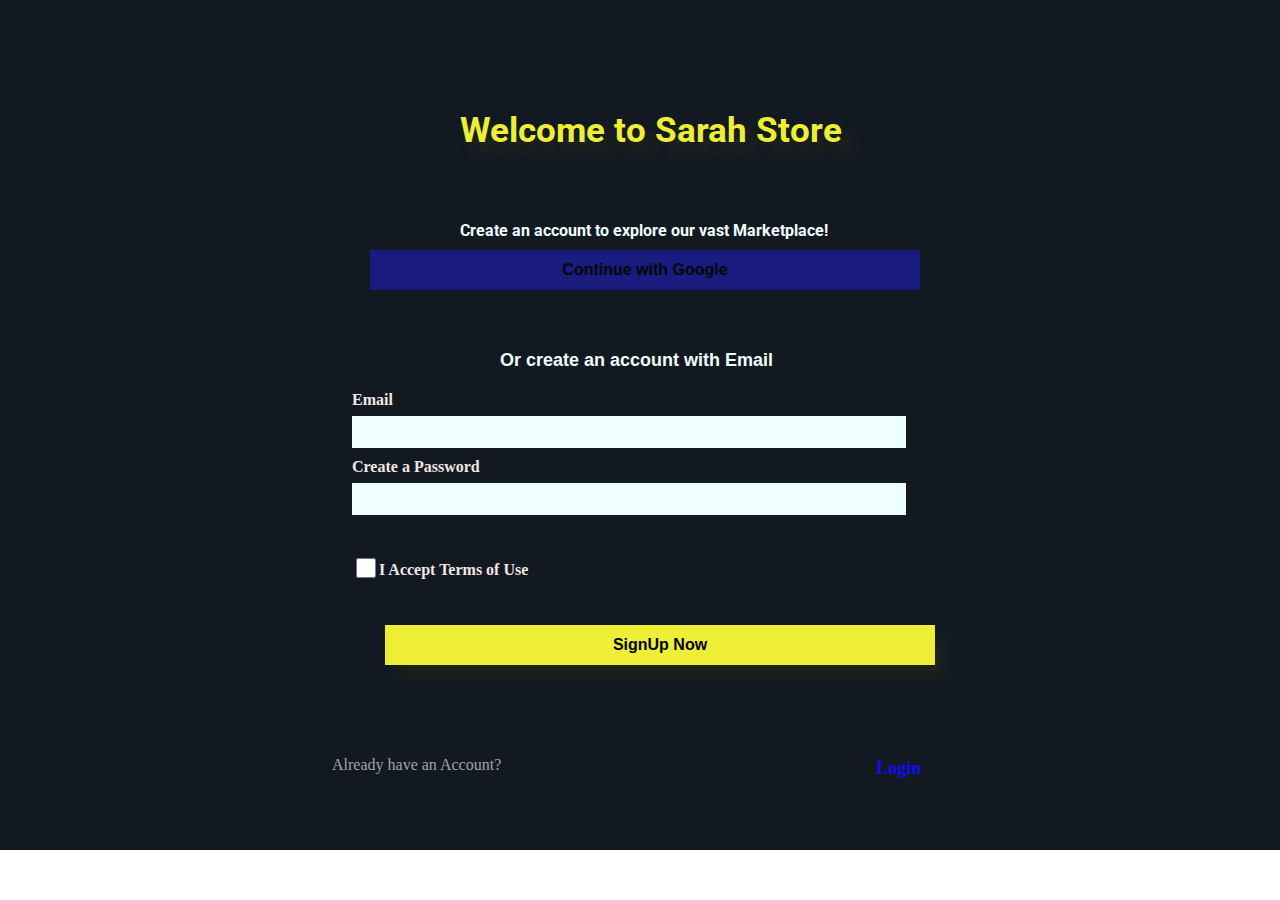
<file: index.html>
<!DOCTYPE html>
<html>
  <head>
    <title>Login Page</title>

    <meta name="viewport" content="width=device-width, initial-scale=1">

    <link rel="preconnect" href="https://fonts.googleapis.com">
    <link rel="preconnect" href="https://fonts.gstatic.com" crossorigin>
    <link href="https://fonts.googleapis.com/css2?family=Roboto:wght@400;500;700&display=swap" rel="stylesheet">

    <link rel="stylesheet" href="styles/login_page.css">
</head>
<body>
  
<div class="main_container">
 
<div class="center">

  <div class="signup">
    <h1 class="txt1">Welcome to Sarah Store</h1>
    <h2 class="txt4">Create an account to explore our vast Marketplace!</h2>
    <button class="googlebtn">Continue with Google</button>
    <h2 class="txt2">Or create an account with Email</h2>
    <form action="#">
      
      <div class="data">
        <label>Email</label>    
        <input type="text" required class="email_input">
         </div>

         <div class="data">
          <label>Create a Password</label>    
          <input type="text" required class="password_input">
           </div>

        <div class="check"><input type="checkbox" class="d_box">
        <p class="txt3">I Accept Terms of Use</p>
        </div>

        <button type="submit" class="butn">SignUp Now</button>
    </form>
  </div>

  <div class="login">
    <p class="acc">Already have an Account?</p>
    <p class="login_link" onclick="changeUrl('welcome_back.html')">Login</p>
  </div>
</div>
</div>

  <script src="res.js"></script>
</body>
</html>
</file>
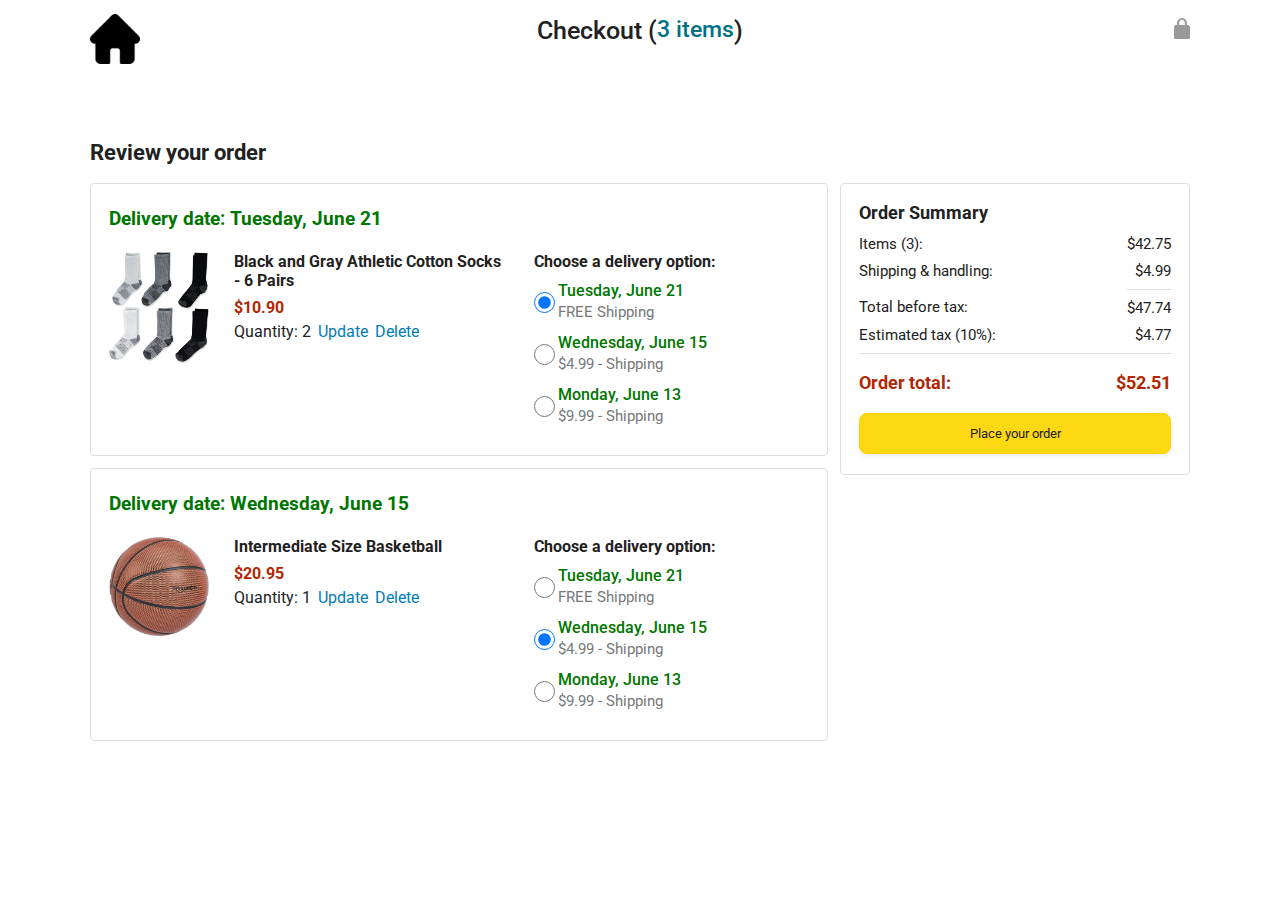
<file: checkout.html>
<!DOCTYPE html>
<html>
  <head>
    <title>Checkout</title>

    <!-- This code is needed for responsive design to work.
      (Responsive design = make the website look good on
      smaller screen sizes like a phone or a tablet). -->
    <meta name="viewport" content="width=device-width, initial-scale=1">

    <!-- Load a font called Roboto from Google Fonts. -->
    <link rel="preconnect" href="https://fonts.googleapis.com">
    <link rel="preconnect" href="https://fonts.gstatic.com" crossorigin>
    <link href="https://fonts.googleapis.com/css2?family=Roboto:wght@400;500;700&display=swap" rel="stylesheet">

    <!-- Here are the CSS files for this page. -->
    <link rel="stylesheet" href="styles/pages/general.css">
    <link rel="stylesheet" href="styles/pages/checkout/checkout-header.css">
    <link rel="stylesheet" href="styles/pages/checkout/checkout.css">
  </head>
  <body>
    <div class="checkout-header">
      <div class="header-content">
        <div class="checkout-header-left-section">
          <a href="mystore.html">
            <img class="amazon-logo" src="images/icons/home.png">
            <img class="amazon-mobile-logo" src="images/icons/home.png">
          </a>
        </div>

        <div class="checkout-header-middle-section">
          Checkout (<a class="return-to-home-link"
            href="amazon.html">3 items</a>)
        </div>

        <div class="checkout-header-right-section">
          <img src="images/icons/checkout-lock-icon.png">
        </div>
      </div>
    </div>

    <div class="main">
      <div class="page-title">Review your order</div>

      <div class="checkout-grid">
        <div class="order-summary">
          <div class="cart-item-container">
            <div class="delivery-date">
              Delivery date: Tuesday, June 21
            </div>

            <div class="cart-item-details-grid">
              <img class="product-image"
                src="images/products/athletic-cotton-socks-6-pairs.jpg">

              <div class="cart-item-details">
                <div class="product-name">
                  Black and Gray Athletic Cotton Socks - 6 Pairs
                </div>
                <div class="product-price">
                  $10.90
                </div>
                <div class="product-quantity">
                  <span>
                    Quantity: <span class="quantity-label">2</span>
                  </span>
                  <span class="update-quantity-link link-primary">
                    Update
                  </span>
                  <span class="delete-quantity-link link-primary">
                    Delete
                  </span>
                </div>
              </div>

              <div class="delivery-options">
                <div class="delivery-options-title">
                  Choose a delivery option:
                </div>
                <div class="delivery-option">
                  <input type="radio" checked
                    class="delivery-option-input"
                    name="delivery-option-1">
                  <div>
                    <div class="delivery-option-date">
                      Tuesday, June 21
                    </div>
                    <div class="delivery-option-price">
                      FREE Shipping
                    </div>
                  </div>
                </div>
                <div class="delivery-option">
                  <input type="radio"
                    class="delivery-option-input"
                    name="delivery-option-1">
                  <div>
                    <div class="delivery-option-date">
                      Wednesday, June 15
                    </div>
                    <div class="delivery-option-price">
                      $4.99 - Shipping
                    </div>
                  </div>
                </div>
                <div class="delivery-option">
                  <input type="radio"
                    class="delivery-option-input"
                    name="delivery-option-1">
                  <div>
                    <div class="delivery-option-date">
                      Monday, June 13
                    </div>
                    <div class="delivery-option-price">
                      $9.99 - Shipping
                    </div>
                  </div>
                </div>
              </div>
            </div>
          </div>

          <div class="cart-item-container">
            <div class="delivery-date">
              Delivery date: Wednesday, June 15
            </div>

            <div class="cart-item-details-grid">
              <img class="product-image"
                src="images/products/intermediate-composite-basketball.jpg">

              <div class="cart-item-details">
                <div class="product-name">
                  Intermediate Size Basketball
                </div>
                <div class="product-price">
                  $20.95
                </div>
                <div class="product-quantity">
                  <span>
                    Quantity: <span class="quantity-label">1</span>
                  </span>
                  <span class="update-quantity-link link-primary">
                    Update
                  </span>
                  <span class="delete-quantity-link link-primary">
                    Delete
                  </span>
                </div>
              </div>

              <div class="delivery-options">
                <div class="delivery-options-title">
                  Choose a delivery option:
                </div>

                <div class="delivery-option">
                  <input type="radio" class="delivery-option-input"
                    name="delivery-option-2">
                  <div>
                    <div class="delivery-option-date">
                      Tuesday, June 21
                    </div>
                    <div class="delivery-option-price">
                      FREE Shipping
                    </div>
                  </div>
                </div>
                <div class="delivery-option">
                  <input type="radio" checked class="delivery-option-input"
                    name="delivery-option-2">
                  <div>
                    <div class="delivery-option-date">
                      Wednesday, June 15
                    </div>
                    <div class="delivery-option-price">
                      $4.99 - Shipping
                    </div>
                  </div>
                </div>
                <div class="delivery-option">
                  <input type="radio" class="delivery-option-input"
                    name="delivery-option-2">
                  <div>
                    <div class="delivery-option-date">
                      Monday, June 13
                    </div>
                    <div class="delivery-option-price">
                      $9.99 - Shipping
                    </div>
                  </div>
                </div>
              </div>
            </div>
          </div>
        </div>

        <div class="payment-summary">
          <div class="payment-summary-title">
            Order Summary
          </div>

          <div class="payment-summary-row">
            <div>Items (3):</div>
            <div class="payment-summary-money">$42.75</div>
          </div>

          <div class="payment-summary-row">
            <div>Shipping &amp; handling:</div>
            <div class="payment-summary-money">$4.99</div>
          </div>

          <div class="payment-summary-row subtotal-row">
            <div>Total before tax:</div>
            <div class="payment-summary-money">$47.74</div>
          </div>

          <div class="payment-summary-row">
            <div>Estimated tax (10%):</div>
            <div class="payment-summary-money">$4.77</div>
          </div>

          <div class="payment-summary-row total-row">
            <div>Order total:</div>
            <div class="payment-summary-money">$52.51</div>
          </div>

          <button class="place-order-button button-primary">
            Place your order
          </button>
        </div>
      </div>
    </div>
  </body>
</html>
</file>
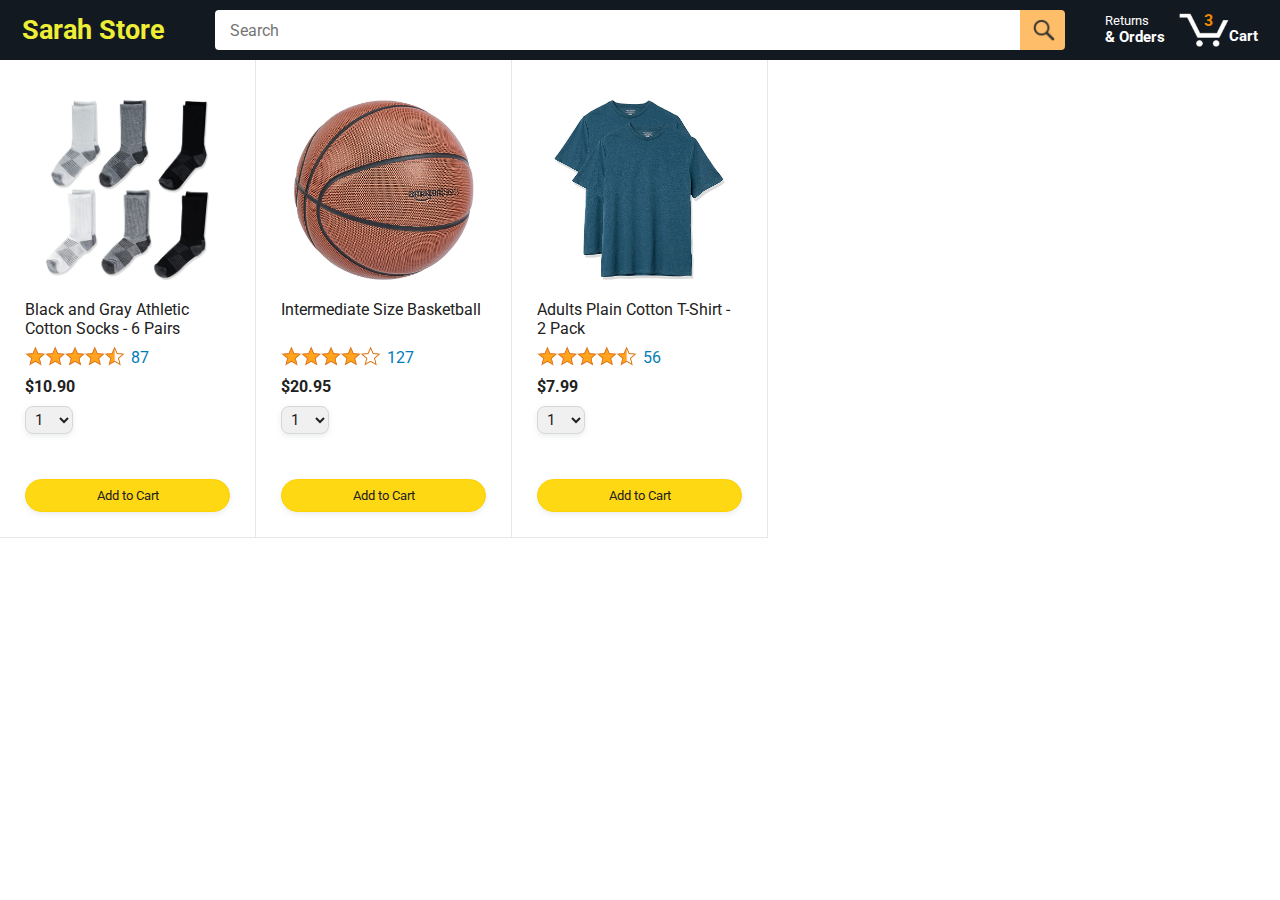
<file: mystore.html>
<!DOCTYPE html>
<html>
  <head>
    <title>Amazon Project</title>

    <!-- This code is needed for responsive design to work.
      (Responsive design = make the website look good on
      smaller screen sizes like a phone or a tablet). -->
    <meta name="viewport" content="width=device-width, initial-scale=1">

    <!-- Load a font called Roboto from Google Fonts. -->
    <link rel="preconnect" href="https://fonts.googleapis.com">
    <link rel="preconnect" href="https://fonts.gstatic.com" crossorigin>
    <link href="https://fonts.googleapis.com/css2?family=Roboto:wght@400;500;700&display=swap" rel="stylesheet">

    <!-- Here are the CSS files for this page. -->
    <link rel="stylesheet" href="styles/pages/general.css">
    <link rel="stylesheet" href="styles/pages/mystore-header.css">
    <link rel="stylesheet" href="styles/pages/mystore.css">
  </head>
  <body>
    <div class="amazon-header">
      <div class="amazon-header-left-section">
        <a href="mystore.html" class="header-link">
         <h2 class="store_logo">Sarah Store</h2>
        </a>
      </div>

      <div class="amazon-header-middle-section">
        <input class="search-bar" type="text" placeholder="Search">

        <button class="search-button">
          <img class="search-icon" src="images/icons/search-icon.png">
        </button>
      </div>

      <div class="amazon-header-right-section">
        <a class="orders-link header-link" href="orders.html">
          <span class="returns-text">Returns</span>
          <span class="orders-text">& Orders</span>
        </a>

        <a class="cart-link header-link" href="checkout.html">
          <img class="cart-icon" src="images/icons/cart-icon.png">
          <div class="cart-quantity">3</div>
          <div class="cart-text">Cart</div>
        </a>
      </div>
    </div>
    
    <div class="main">
      <div class="products-grid">
        <div class="product-container">
          <div class="product-image-container">
            <img class="product-image"
              src="images/products/athletic-cotton-socks-6-pairs.jpg">
          </div>

          <div class="product-name limit-text-to-2-lines">
            Black and Gray Athletic Cotton Socks - 6 Pairs
          </div>

          <div class="product-rating-container">
            <img class="product-rating-stars"
              src="images/ratings/rating-45.png">
            <div class="product-rating-count link-primary">
              87
            </div>
          </div>

          <div class="product-price">
            $10.90
          </div>

          <div class="product-quantity-container">
            <select>
              <option selected value="1">1</option>
              <option value="2">2</option>
              <option value="3">3</option>
              <option value="4">4</option>
              <option value="5">5</option>
              <option value="6">6</option>
              <option value="7">7</option>
              <option value="8">8</option>
              <option value="9">9</option>
              <option value="10">10</option>
            </select>
          </div>

          <div class="product-spacer"></div>

          <div class="added-to-cart">
            <img src="images/icons/checkmark.png">
            Added
          </div>

          <button class="add-to-cart-button button-primary">
            Add to Cart
          </button>
        </div>

        <div class="product-container">
          <div class="product-image-container">
            <img class="product-image"
              src="images/products/intermediate-composite-basketball.jpg">
          </div>

          <div class="product-name limit-text-to-2-lines">
            Intermediate Size Basketball
          </div>

          <div class="product-rating-container">
            <img class="product-rating-stars"
              src="images/ratings/rating-40.png">
            <div class="product-rating-count link-primary">
              127
            </div>
          </div>

          <div class="product-price">
            $20.95
          </div>

          <div class="product-quantity-container">
            <select>
              <option selected value="1">1</option>
              <option value="2">2</option>
              <option value="3">3</option>
              <option value="4">4</option>
              <option value="5">5</option>
              <option value="6">6</option>
              <option value="7">7</option>
              <option value="8">8</option>
              <option value="9">9</option>
              <option value="10">10</option>
            </select>
          </div>

          <div class="product-spacer"></div>

          <div class="added-to-cart">
            <img src="images/icons/checkmark.png">
            Added
          </div>

          <button class="add-to-cart-button button-primary">
            Add to Cart
          </button>
        </div>

        <div class="product-container">
          <div class="product-image-container">
            <img class="product-image"
              src="images/products/adults-plain-cotton-tshirt-2-pack-teal.jpg">
          </div>

          <div class="product-name limit-text-to-2-lines">
            Adults Plain Cotton T-Shirt - 2 Pack
          </div>

          <div class="product-rating-container">
            <img class="product-rating-stars"
              src="images/ratings/rating-45.png">
            <div class="product-rating-count link-primary">
              56
            </div>
          </div>

          <div class="product-price">
            $7.99
          </div>

          <div class="product-quantity-container">
            <select>
              <option selected value="1">1</option>
              <option value="2">2</option>
              <option value="3">3</option>
              <option value="4">4</option>
              <option value="5">5</option>
              <option value="6">6</option>
              <option value="7">7</option>
              <option value="8">8</option>
              <option value="9">9</option>
              <option value="10">10</option>
            </select>
          </div>

          <div class="product-spacer"></div>

          <div class="added-to-cart">
            <img src="images/icons/checkmark.png">
            Added
          </div>

          <button class="add-to-cart-button button-primary">
            Add to Cart
          </button>
        </div>
      </div>
    </div>
  </body>
</html>
</file>
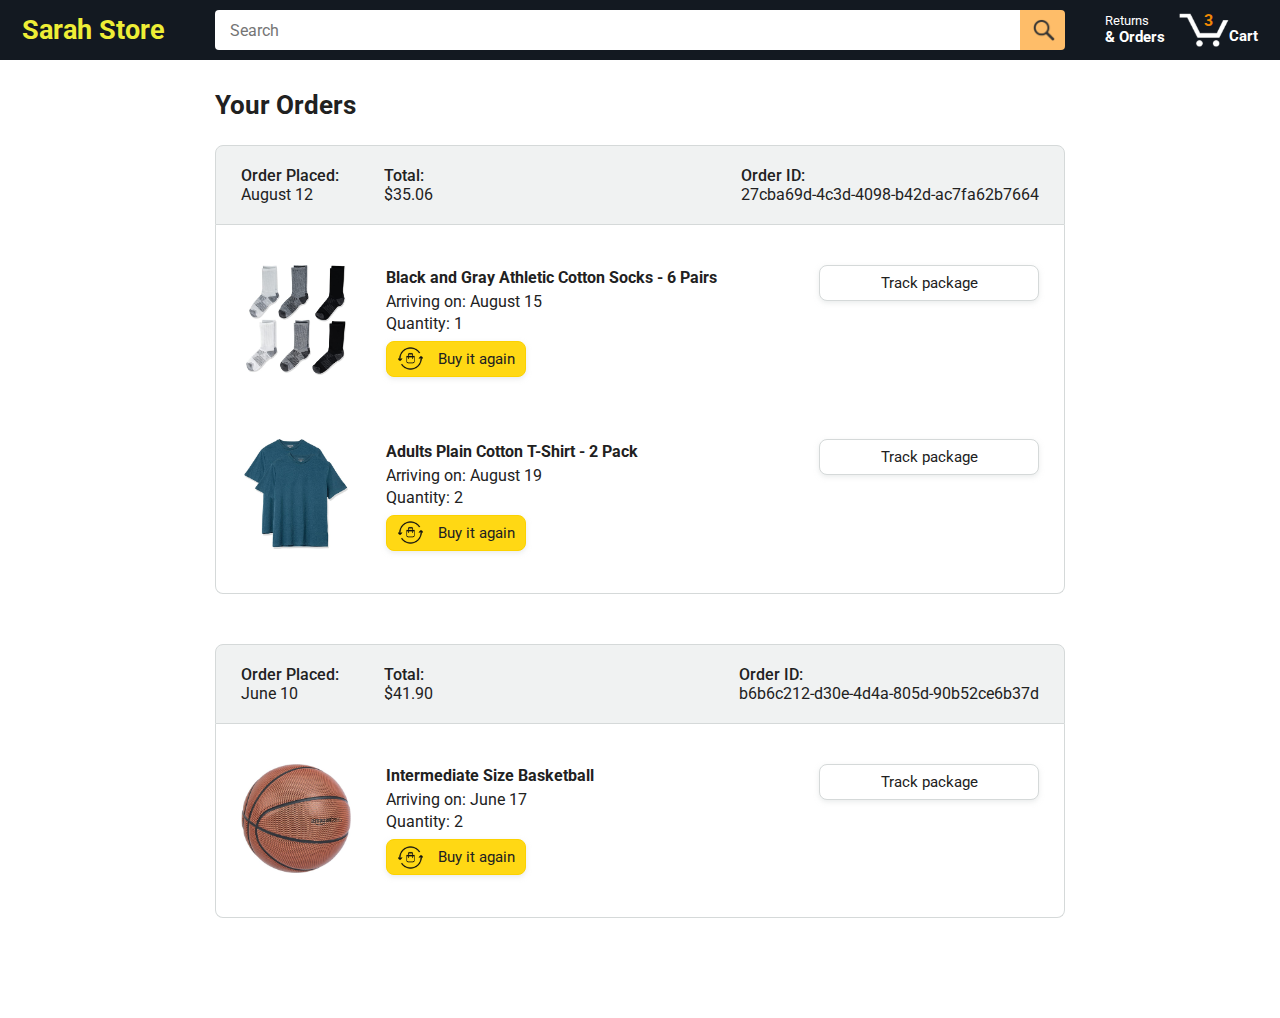
<file: orders.html>
<!DOCTYPE html>
<html>
  <head>
    <title>Orders</title>

    <!-- This code is needed for responsive design to work.
      (Responsive design = make the website look good on
      smaller screen sizes like a phone or a tablet). -->
    <meta name="viewport" content="width=device-width, initial-scale=1">

    <!-- Load a font called Roboto from Google Fonts. -->
    <link rel="preconnect" href="https://fonts.googleapis.com">
    <link rel="preconnect" href="https://fonts.gstatic.com" crossorigin>
    <link href="https://fonts.googleapis.com/css2?family=Roboto:wght@400;500;700&display=swap" rel="stylesheet">

    <!-- Here are the CSS files for this page. -->
    <link rel="stylesheet" href="styles/pages/general.css">
    <link rel="stylesheet" href="styles/pages/mystore-header.css">
    <link rel="stylesheet" href="styles/pages/orders.css">
  </head>
  <body>
    <div class="amazon-header">
      <div class="amazon-header-left-section">
        <a href="mystore.html" class="header-link">
          <h2 class="store_logo">Sarah Store</h2>
        </a>
      </div>

      <div class="amazon-header-middle-section">
        <input class="search-bar" type="text" placeholder="Search">

        <button class="search-button">
          <img class="search-icon" src="images/icons/search-icon.png">
        </button>
      </div>

      <div class="amazon-header-right-section">
        <a class="orders-link header-link" href="orders.html">
          <span class="returns-text">Returns</span>
          <span class="orders-text">& Orders</span>
        </a>

        <a class="cart-link header-link" href="checkout.html">
          <img class="cart-icon" src="images/icons/cart-icon.png">
          <div class="cart-quantity">3</div>
          <div class="cart-text">Cart</div>
        </a>
      </div>
    </div>

    <div class="main">
      <div class="page-title">Your Orders</div>

      <div class="orders-grid">
        <div class="order-container">
          
          <div class="order-header">
            <div class="order-header-left-section">
              <div class="order-date">
                <div class="order-header-label">Order Placed:</div>
                <div>August 12</div>
              </div>
              <div class="order-total">
                <div class="order-header-label">Total:</div>
                <div>$35.06</div>
              </div>
            </div>

            <div class="order-header-right-section">
              <div class="order-header-label">Order ID:</div>
              <div>27cba69d-4c3d-4098-b42d-ac7fa62b7664</div>
            </div>
          </div>

          <div class="order-details-grid">
            <div class="product-image-container">
              <img src="images/products/athletic-cotton-socks-6-pairs.jpg">
            </div>

            <div class="product-details">
              <div class="product-name">
                Black and Gray Athletic Cotton Socks - 6 Pairs
              </div>
              <div class="product-delivery-date">
                Arriving on: August 15
              </div>
              <div class="product-quantity">
                Quantity: 1
              </div>
              <button class="buy-again-button button-primary">
                <img class="buy-again-icon" src="images/icons/buy-again.png">
                <span class="buy-again-message">Buy it again</span>
              </button>
            </div>

            <div class="product-actions">
              <a href="tracking.html">
                <button class="track-package-button button-secondary">
                  Track package
                </button>
              </a>
            </div>

            <div class="product-image-container">
              <img src="images/products/adults-plain-cotton-tshirt-2-pack-teal.jpg">
            </div>

            <div class="product-details">
              <div class="product-name">
                Adults Plain Cotton T-Shirt - 2 Pack
              </div>
              <div class="product-delivery-date">
                Arriving on: August 19
              </div>
              <div class="product-quantity">
                Quantity: 2
              </div>
              <button class="buy-again-button button-primary">
                <img class="buy-again-icon" src="images/icons/buy-again.png">
                <span class="buy-again-message">Buy it again</span>
              </button>
            </div>

            <div class="product-actions">
              <a href="tracking.html">
                <button class="track-package-button button-secondary">
                  Track package
                </button>
              </a>
            </div>
          </div>
        </div>

        <div class="order-container">

          <div class="order-header">
            <div class="order-header-left-section">
              <div class="order-date">
                <div class="order-header-label">Order Placed:</div>
                <div>June 10</div>
              </div>
              <div class="order-total">
                <div class="order-header-label">Total:</div>
                <div>$41.90</div>
              </div>
            </div>

            <div class="order-header-right-section">
              <div class="order-header-label">Order ID:</div>
              <div>b6b6c212-d30e-4d4a-805d-90b52ce6b37d</div>
            </div>
          </div>

          <div class="order-details-grid">
            <div class="product-image-container">
              <img src="images/products/intermediate-composite-basketball.jpg">
            </div>

            <div class="product-details">
              <div class="product-name">
                Intermediate Size Basketball
              </div>
              <div class="product-delivery-date">
                Arriving on: June 17
              </div>
              <div class="product-quantity">
                Quantity: 2
              </div>
              <button class="buy-again-button button-primary">
                <img class="buy-again-icon" src="images/icons/buy-again.png">
                <span class="buy-again-message">Buy it again</span>
              </button>
            </div>

            <div class="product-actions">
              <a href="tracking.html">
                <button class="track-package-button button-secondary">
                  Track package
                </button>
              </a>
            </div>
          </div>
        </div>
      </div>
    </div>
  </body>
</html>
</file>
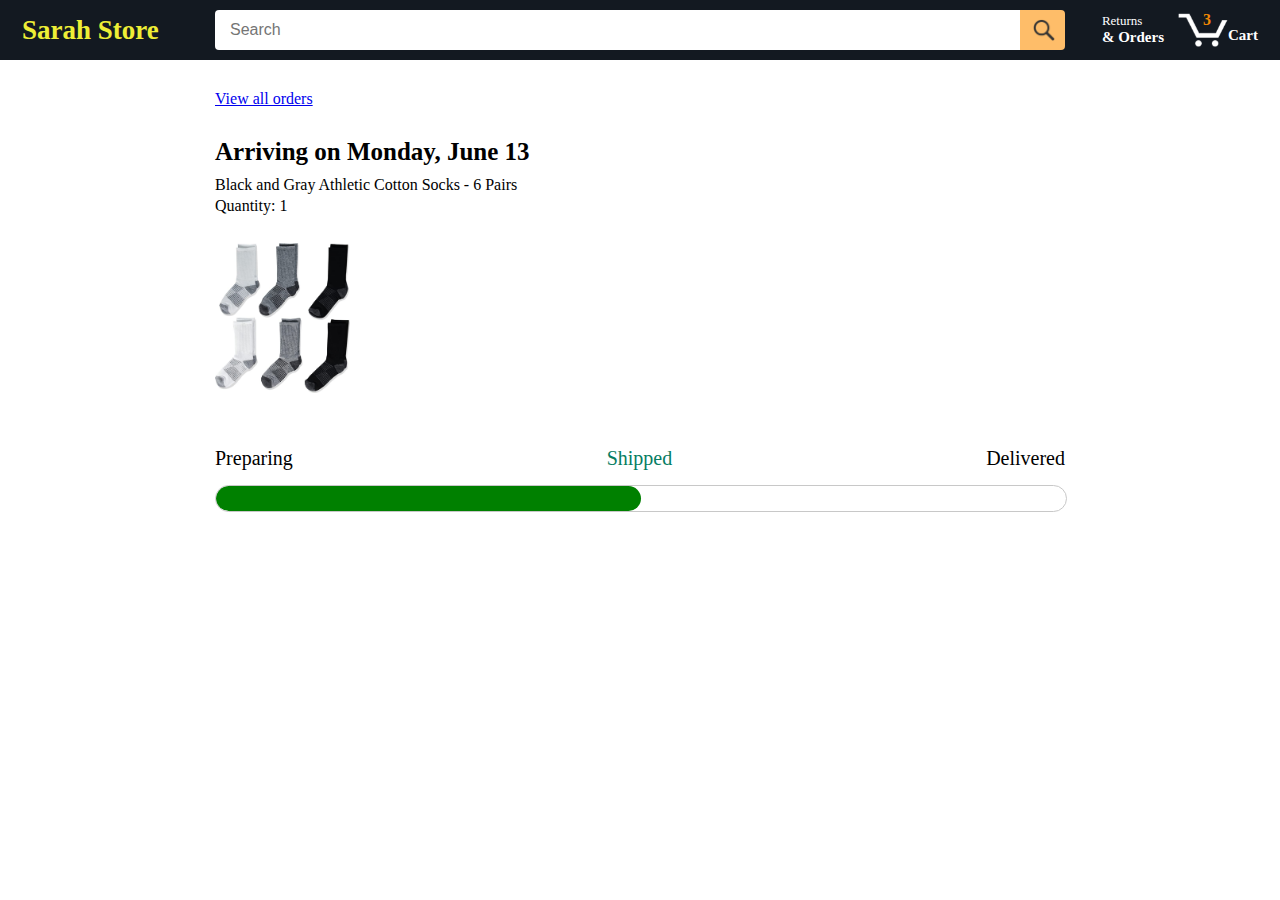
<file: tracking.html>
<!DOCTYPE html>
<html>
  <head>
    <title>Tracking</title>

    <!-- This code is needed for responsive design to work.
      (Responsive design = make the website look good on
      smaller screen sizes like a phone or a tablet). -->
    <meta name="viewport" content="width=device-width, initial-scale=1">

    <!-- Load a font called Roboto from Google Fonts. -->
    <link rel="preconnect" href="https://fonts.googleapis.com">
    <link rel="preconnect" href="https://fonts.gstatic.com" crossorigin>
    <link href="https://fonts.googleapis.com/css2?family=Roboto:wght@400;500;700&display=swap" rel="stylesheet">

    <!-- Here are the CSS files for this page. -->
    <link rel="stylesheet" href="styles/pages/mystore.css">
    <link rel="stylesheet" href="styles/pages/mystore-header.css">
    <link rel="stylesheet" href="styles/pages/tracking.css">
  </head>
  <body>
    <div class="amazon-header">
      <div class="amazon-header-left-section">
        <a href="mystore.html" class="header-link">
         <h2 class="store_logo">Sarah Store</h2>
        </a>
      </div>

      <div class="amazon-header-middle-section">
        <input class="search-bar" type="text" placeholder="Search">

        <button class="search-button">
          <img class="search-icon" src="images/icons/search-icon.png">
        </button>
      </div>

      <div class="amazon-header-right-section">
        <a class="orders-link header-link" href="orders.html">
          <span class="returns-text">Returns</span>
          <span class="orders-text">& Orders</span>
        </a>

        <a class="cart-link header-link" href="checkout.html">
          <img class="cart-icon" src="images/icons/cart-icon.png">
          <div class="cart-quantity">3</div>
          <div class="cart-text">Cart</div>
        </a>
      </div>
    </div>

    <div class="main">
      <div class="order-tracking">
        <a class="back-to-orders-link link-primary" href="orders.html">
          View all orders
        </a>

        <div class="delivery-date">
          Arriving on Monday, June 13
        </div>

        <div class="product-info">
          Black and Gray Athletic Cotton Socks - 6 Pairs
        </div>

        <div class="product-info">
          Quantity: 1
        </div>

        <img class="product-image" src="images/products/athletic-cotton-socks-6-pairs.jpg">

        <div class="progress-labels-container">
          <div class="progress-label">
            Preparing
          </div>
          <div class="progress-label current-status">
            Shipped
          </div>
          <div class="progress-label">
            Delivered
          </div>
        </div>

        <div class="progress-bar-container">
          <div class="progress-bar"></div>
        </div>
      </div>
    </div>
  </body>
</html>
</file>
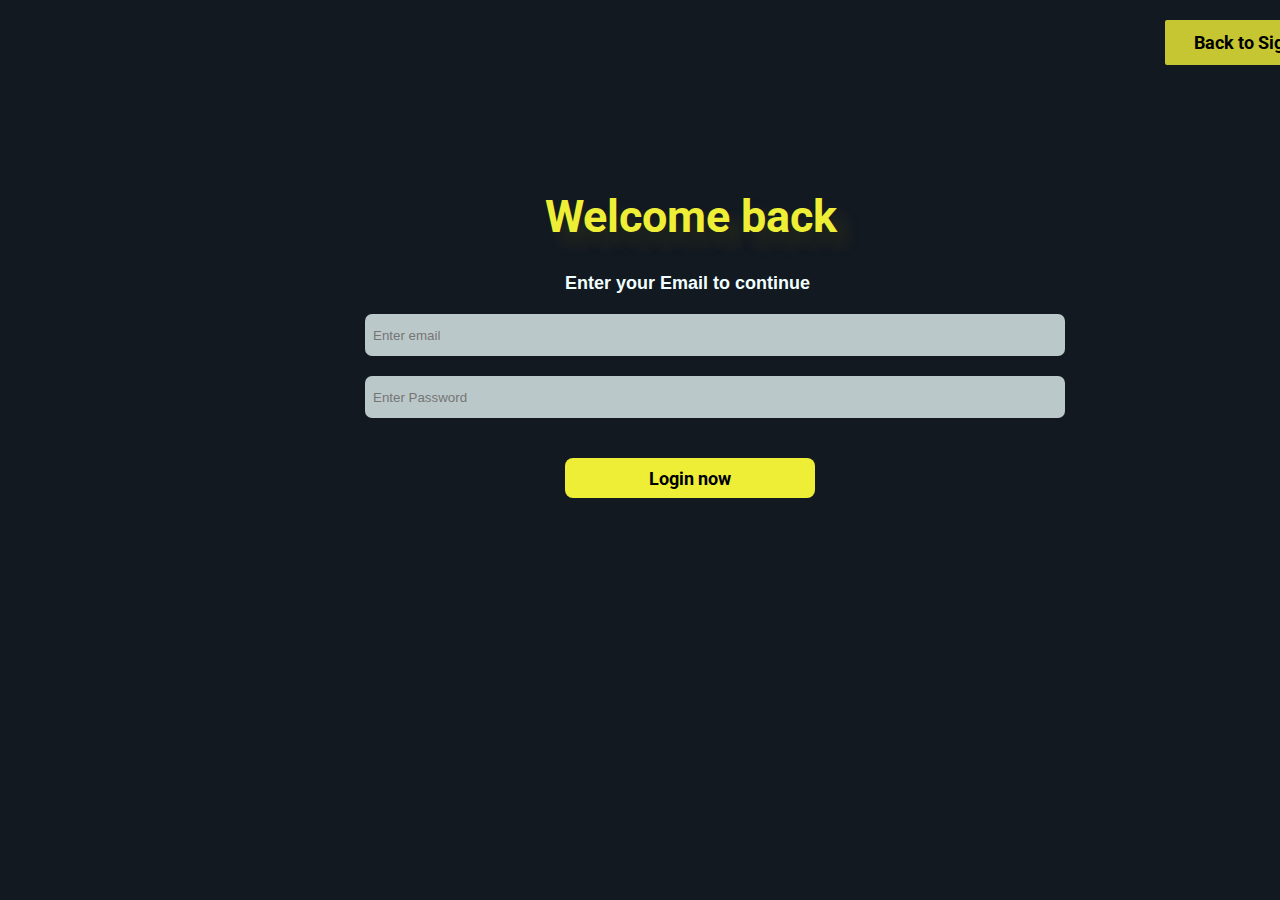
<file: welcome_back.html>
<html lang="en">
<head>
  <meta charset="UTF-8">
  <meta name="viewport" content="width=device-width, initial-scale=1.0">
  <title>Welcome back</title>

  <link rel="preconnect" href="https://fonts.googleapis.com">
    <link rel="preconnect" href="https://fonts.gstatic.com" crossorigin>
    <link href="https://fonts.googleapis.com/css2?family=Roboto:wght@400;500;700&display=swap" rel="stylesheet">
  <link rel="stylesheet" href="styles/welcome_back.css">

</head>
<body>
  <div class="main">
    <button class="b_signup" onclick="changeUrl('index.html')">Back to SignUp</button>

    <div class="center">
      <h1 class="txt1">Welcome back</h1>
      <form action="#" class="form_d">
      <label class="txt2">Enter your Email to continue</label>
      <input type="text" id="email_input" placeholder="Enter email">
      <input type="text" id="password_input" placeholder="Enter Password">
        <button type="button" class="login_butn" onclick="changeUrl('mystore.html')">Login now</button>
    </form>
    </div>

  </div>
<script src="res.js"></script>
</body>
</html>
</file>
<file: styles/login_page.css>
.main_container {
  background-color: rgb(19, 25, 33);
  left: 0;
  top: 0;
  right: 0;
  bottom: 0;
  position: absolute;
  height: max-content;
  padding-left: 60px;
}

h3 {
  font-weight: bold;
  cursor: pointer;
}

.signup {
  background-color: rgb(19, 25, 33);
  height: 600px;
  margin-left: 280px;
  padding-top: 15px;
}
.txt1 {
  font-family: 'Roboto';
  font-size: 35px;
  font-weight: bold;
  margin-left: 120px;
  margin-top: 20px;
  margin-bottom: 70px;
  color: rgb(238, 238, 54);
  margin-top: 95px;
  text-shadow:  12px 12px 15px rgba(122, 120, 8, 0.192);
}
.txt4 {
  font-weight: bold;
  font-size: 16px;
  margin-left: 120px;
  color: azure;
  font-family: 'Roboto';
  margin-bottom: 10px;
  margin-top: 25px;
}
.googlebtn {
  padding: 10px;
  height: 40px;
  width: 550px;
  color: rgb(3, 7, 3);
  background-color: rgba(34, 31, 240, 0.459);
  border: none;
  margin-left: 30px;
  font-weight: bold;
  font-size: 16px;
  cursor: pointer;
}
.txt2 {
  font-weight: bold;
  font-size: 18px;
  margin-left: 160px;
  color: azure;
  font-family: sans-serif;
  margin-bottom: 20px;
  margin-top: 60px;
}
.data {
  color: rgb(241, 230, 230);
  display: flex;
  flex-direction: column;
  row-gap: 7px;
  margin-left: 12px;
  font-family: 'Lucida Sans';
  font-weight: bold;
}
.email_input {
  width: 550px;
  height: 30px;
  background-color: azure;
  border: none;
  margin-bottom: 10px;

}
.password_input {
  width: 550px;
  height: 30px;
  background-color: azure;
  border: none;
  margin-bottom: 30px;
}
.check {
  display: flex;
  flex-direction: row;
  justify-content: first baseline;
  font-family: 'Lucida Sans';
  font-weight: bold;
  color: rgb(241, 230, 230);
  margin-left: 12px;
  margin-bottom: 30px;
}
.d_box {
  width: 20px;
  height: 20px;
  margin-top: 13px;
}
.butn {
  padding: 10px;
  height: 40px;
  width: 550px;
  color: rgb(3, 3, 3);
  background-color: rgb(238, 238, 54);
  border: none;
  margin-left: 45px;
  font-weight: bold;
  font-size: 16px;
  cursor: pointer;
  box-shadow:  12px 12px 12px rgba(122, 120, 8, 0.1);
  transition: all 0.3s ease;
}

.butn:hover {
  opacity: 0.8;
  transform: scale(1.1);

}
.login {
   background-color: rgb(19, 25, 33);
   width: 650px;
   height: 80px;
   padding-top: 15px;
   display: flex;
   flex-direction: row;
   column-gap: 375px;
   margin-left: 260px;
   margin-top: 110px;
   margin-bottom: 30px;
}

.login_link {
  color: rgb(14, 14, 248);
  cursor: pointer;
  font-weight: bold;
  font-size: 18px;
}
.acc {
  color: rgba(255, 255, 255, 0.603);
  margin-left: 12px;
}
</file>
<file: styles/pages/general.css>
body {
  font-family: Roboto, Arial;
  color: rgb(33, 33, 33);
  /* The <body> element has a default margin of 8px
     on all sides. This removes the default margins. */
  margin: 0;
}

/* <p> elements have a default margin on the top
   and bottom. This removes the default margins. */
p {
  margin: 0;
}

button {
  cursor: pointer;
}

select {
  cursor: pointer;
}

input, select, button {
  font-family: Roboto, Arial;
}

.button-primary {
  color: rgb(33, 33, 33);
  background-color: rgb(255, 216, 20);
  border: 1px solid rgb(252, 210, 0);
  border-radius: 8px;
  cursor: pointer;
  box-shadow: 0 2px 5px rgba(213, 217, 217, 0.5);
}

.button-primary:hover {
  background-color: rgb(247, 202, 0);
  border: 1px solid rgb(242, 194, 0);
}

.button-primary:active {
  background: rgb(255, 216, 20);
  border-color: rgb(252, 210, 0);
  box-shadow: none;
}

.button-secondary {
  color: rgb(33, 33, 33);
  background: white;
  border: 1px solid rgb(213, 217, 217);
  border-radius: 8px;
  cursor: pointer;
  box-shadow: 0 2px 5px rgba(213, 217, 217, 0.5);
}

.button-secondary:hover {
  background-color: rgb(247, 250, 250);
}

.button-secondary:active {
  background-color: rgb(237, 253, 255);
  box-shadow: none;
}

/* These styles will limit text to 2 lines. Anything
   beyond 2 lines will be replaced with "..."
   You can find this code by using an A.I. tool or by
   searching in Google.
   https://css-tricks.com/almanac/properties/l/line-clamp/ */
.limit-text-to-2-lines {
  display: -webkit-box;
  -webkit-line-clamp: 2;
  -webkit-box-orient: vertical;
  overflow: hidden;
}

.link-primary {
  color: rgb(1, 124, 182);
  cursor: pointer;
}

.link-primary:hover {
  color: rgb(196, 80, 0);
}

/* Styles for dropdown selectors. */
select {
  color: rgb(33, 33, 33);
  background-color: rgb(240, 240, 240);
  border: 1px solid rgb(213, 217, 217);
  border-radius: 8px;
  padding: 3px 5px;
  font-size: 15px;
  cursor: pointer;
  box-shadow: 0 2px 5px rgba(213, 217, 217, 0.5);
}

select:focus,
input:focus {
  outline: 2px solid rgb(255, 153, 0);
}
</file>
<file: styles/pages/checkout/checkout-header.css>
.checkout-header {
  height: 60px;
  padding-left: 30px;
  padding-right: 30px;
  background-color: white;

  display: flex;
  justify-content: center;

  position: fixed;
  top: 0;
  left: 0;
  right: 0;
  z-index: 1000;
}

.header-content {
  width: 100%;
  max-width: 1100px;

  display: flex;
  align-items: center;
}

.checkout-header-left-section {
  width: 150px;
}

.amazon-logo {
  width: 50px;
  margin-top: 22px;
}

.amazon-mobile-logo {
  display: none;
}

/* @media is used to create responsive design (making the
   website look good on any screen size). This @media
   means when the screen width is 575px or less, different
   styles (inside the {...}) will be applied. */
@media (max-width: 575px) {
  .checkout-header-left-section {
    width: auto;
  }

  .amazon-logo {
    display: none;
  }

  .amazon-mobile-logo {
    display: inline-block;
    height: 35px;
    margin-top: 5px;
  }
}

.checkout-header-middle-section {
  flex: 1;
  flex-shrink: 0;
  text-align: center;

  font-size: 25px;
  font-weight: 500;

  display: flex;
  justify-content: center;
}

.return-to-home-link {
  color: rgb(0, 113, 133);
  font-size: 23px;
  text-decoration: none;
  cursor: pointer;
}

@media (max-width: 1000px) {
  .checkout-header-middle-section {
    font-size: 20px;
    margin-right: 60px;
  }

  .return-to-home-link {
    font-size: 18px;
  }
}

@media (max-width: 575px) {
  .checkout-header-middle-section {
    margin-right: 5px;
  }
}

.checkout-header-right-section {
  text-align: right;
  width: 150px;
}

@media (max-width: 1000px) {
  .checkout-header-right-section {
    width: auto;
  }
}
</file>
<file: styles/pages/checkout/checkout.css>
.main {
  max-width: 1100px;
  padding-left: 30px;
  padding-right: 30px;

  margin-top: 140px;
  margin-bottom: 100px;

  /* margin-left: auto;
     margin-right auto;
     Is a trick for centering an element horizontally
     without needing a container. */
  margin-left: auto;
  margin-right: auto;
}

.page-title {
  font-weight: 700;
  font-size: 22px;
  margin-bottom: 18px;
}

.checkout-grid {
  display: grid;
  /* Here, 1fr means the first column will take
     up the remaining space in the grid. */
  grid-template-columns: 1fr 350px;
  column-gap: 12px;

  /* Use align-items: start; to prevent the elements
     in the grid from stretching vertically. */
  align-items: start;
}

@media (max-width: 1000px) {
  .main {
    max-width: 500px;
  }

  .checkout-grid {
    grid-template-columns: 1fr;
  }
}

.cart-item-container,
.payment-summary {
  border: 1px solid rgb(222, 222, 222);
  border-radius: 4px;
  padding: 18px;
}

.cart-item-container {
  margin-bottom: 12px;
}

.payment-summary {
  padding-bottom: 5px;
}

@media (max-width: 1000px) {
  .payment-summary {
    /* grid-row: 1 means this element will be placed into row
      1 in the grid. (Normally, the row that an element is
      placed in is determined by the order of the elements in
      the HTML. grid-row overrides this default ordering). */
    grid-row: 1;
    margin-bottom: 12px;
  }
}

.delivery-date {
  color: rgb(0, 118, 0);
  font-weight: 700;
  font-size: 19px;
  margin-top: 5px;
  margin-bottom: 22px;
}

.cart-item-details-grid {
  display: grid;
  /* 100px 1fr 1fr; means the 2nd and 3rd column will
     take up half the remaining space in the grid
     (they will divide up the remaining space evenly). */
  grid-template-columns: 100px 1fr 1fr;
  column-gap: 25px;
}

@media (max-width: 1000px) {
  .cart-item-details-grid {
    grid-template-columns: 100px 1fr;
    row-gap: 30px;
  }
}

.product-image {
  max-width: 100%;
  max-height: 120px;

  /* margin-left: auto;
     margin-right auto;
     Is a trick for centering an element horizontally
     without needing a container. */
  margin-left: auto;
  margin-right: auto;
}

.product-name {
  font-weight: 700;
  margin-bottom: 8px;
}

.product-price {
  color: rgb(177, 39, 4);
  font-weight: 700;
  margin-bottom: 5px;
}

.product-quantity .link-primary {
  margin-left: 3px;
}

@media (max-width: 1000px) {
  .delivery-options {
    /* grid-column: 1 means this element will be placed
       in column 1 in the grid. (Normally, the column that
       an element is placed in is determined by the order
       of the elements in the HTML. grid-column overrides
       this default ordering).
       
       / span 2 means this element will take up 2 columns
       in the grid (Normally, each element takes up 1
       column in the grid). */
    grid-column: 1 / span 2;
  }
}

.delivery-options-title {
  font-weight: 700;
  margin-bottom: 10px;
}

.delivery-option {
  display: grid;
  grid-template-columns: 24px 1fr;
  margin-bottom: 12px;
  cursor: pointer;
}

.delivery-option-input {
  margin-left: 0px;
  cursor: pointer;
}

.delivery-option-date {
  color: rgb(0, 118, 0);
  font-weight: 500;
  margin-bottom: 3px;
}

.delivery-option-price {
  color: rgb(120, 120, 120);
  font-size: 15px;
}

.payment-summary-title {
  font-weight: 700;
  font-size: 18px;
  margin-bottom: 12px;
}

.payment-summary-row {
  display: grid;
  /* 1fr auto; means the width of the 2nd column will be
     determined by the elements inside the column (auto).
     The 1st column will take up the remaining space. */
  grid-template-columns: 1fr auto;

  font-size: 15px;
  margin-bottom: 9px;
}

.payment-summary-money {
  text-align: right;
}

.subtotal-row .payment-summary-money {
  border-top: 1px solid rgb(222, 222, 222);
}

.subtotal-row div {
  padding-top: 9px;
}

.total-row {
  color: rgb(177, 39, 4);
  font-weight: 700;
  font-size: 18px;

  border-top: 1px solid rgb(222, 222, 222);
  padding-top: 18px;
}

.place-order-button {
  width: 100%;
  padding-top: 12px;
  padding-bottom: 12px;
  border-radius: 8px;

  margin-top: 11px;
  margin-bottom: 15px;
}
</file>
<file: styles/pages/mystore-header.css>
.amazon-header {
  background-color: rgb(19, 25, 33);
  color: white;
  padding-left: 15px;
  padding-right: 15px;

  display: flex;
  align-items: center;
  justify-content: space-between;

  position: fixed;
  top: 0;
  left: 0;
  right: 0;
  height: 60px;
}

.amazon-header-left-section {
  width: 180px;
}

@media (max-width: 800px) {
  .amazon-header-left-section {
    width: unset;
  }
}

.header-link {
  display: inline-block;
  padding: 6px;
  border-radius: 2px;
  cursor: pointer;
  text-decoration: none;
  border: 1px solid rgba(0, 0, 0, 0);
}

.header-link:hover {
  border: 1px solid white;
}

.amazon-logo {
  width: 100px;
  margin-top: 5px;
}

.amazon-mobile-logo {
  display: none;
}

@media (max-width: 575px) {
  .amazon-logo {
    display: none;
  }

  .amazon-mobile-logo {
    display: block;
    height: 35px;
    margin-top: 5px;
  }
}

.amazon-header-middle-section {
  flex: 1;
  max-width: 850px;
  margin-left: 10px;
  margin-right: 10px;
  display: flex;
}

.search-bar {
  flex: 1;
  width: 0;
  font-size: 16px;
  height: 38px;
  padding-left: 15px;
  border: none;
  border-top-left-radius: 4px;
  border-bottom-left-radius: 4px;
  border-top-right-radius: 0;
  border-bottom-right-radius: 0;
}

.search-button {
  background-color: rgb(254, 189, 105);
  border: none;
  width: 45px;
  height: 40px;
  border-top-right-radius: 4px;
  border-bottom-right-radius: 4px;
  flex-shrink: 0;
}

.search-icon {
  height: 22px;
  margin-left: 2px;
  margin-top: 3px;
}

.amazon-header-right-section {
  width: 180px;
  flex-shrink: 0;
  display: flex;
  justify-content: end;
}

.orders-link {
  color: white;
}

.returns-text {
  display: block;
  font-size: 13px;
}

.orders-text {
  display: block;
  font-size: 15px;
  font-weight: 700;
}

.cart-link {
  color: white;
  display: flex;
  align-items: center;
  position: relative;
}

.cart-icon {
  width: 50px;
}

.cart-text {
  margin-top: 12px;
  font-size: 15px;
  font-weight: 700;
}

.cart-quantity {
  color: rgb(240, 136, 4);
  font-size: 16px;
  font-weight: 700;

  position: absolute;
  top: 4px;
  left: 22px;
  
  width: 26px;
  text-align: center;
}
.store_logo {
  color: rgb(238, 238, 54);
  font-size: 27px;
  font-weight: bold;
}
</file>
<file: styles/pages/mystore.css>
.main {
  margin-top: 60px;
}

.products-grid {
  display: grid;

 
  grid-template-columns: repeat(8, 1fr);
}

@media (max-width: 2000px) {
  .products-grid {
    grid-template-columns: repeat(7, 1fr);
  }
}

@media (max-width: 1600px) {
  .products-grid {
    grid-template-columns: repeat(6, 1fr);
  }
}

@media (max-width: 1300px) {
  .products-grid {
    grid-template-columns: repeat(5, 1fr);
  }
}

@media (max-width: 1000px) {
  .products-grid {
    grid-template-columns: repeat(4, 1fr);
  }
}

@media (max-width: 800px) {
  .products-grid {
    grid-template-columns: repeat(3, 1fr);
  }
}

@media (max-width: 575px) {
  .products-grid {
    grid-template-columns: repeat(2, 1fr);
  }
}

@media (max-width: 450px) {
  .products-grid {
    grid-template-columns: 1fr;
  }
}

.product-container {
  padding-top: 40px;
  padding-bottom: 25px;
  padding-left: 25px;
  padding-right: 25px;

  border-right: 1px solid rgb(231, 231, 231);
  border-bottom: 1px solid rgb(231, 231, 231);

  display: flex;
  flex-direction: column;
}

.product-image-container {
  display: flex;
  justify-content: center;
  align-items: center;

  height: 180px;
  margin-bottom: 20px;
}

.product-image {
  max-width: 100%;
  max-height: 100%;
}

.product-name {
  height: 40px;
  margin-bottom: 5px;
}

.product-rating-container {
  display: flex;
  align-items: center;
  margin-bottom: 10px;
}

.product-rating-stars {
  width: 100px;
  margin-right: 6px;
}

.product-rating-count {
  color: rgb(1, 124, 182);
  cursor: pointer;
  margin-top: 3px;
}

.product-price {
  font-weight: 700;
  margin-bottom: 10px;
}

.product-quantity-container {
  margin-bottom: 17px;
}

.product-spacer {
  flex: 1;
}

.added-to-cart {
  color: rgb(6, 125, 98);
  font-size: 16px;

  display: flex;
  align-items: center;
  margin-bottom: 8px;

   opacity: 0;
}

.added-to-cart img {
  height: 20px;
  margin-right: 5px;
}

.add-to-cart-button {
  width: 100%;
  padding: 8px;
  border-radius: 50px;
}
</file>
<file: styles/pages/orders.css>
.main {
  max-width: 850px;
  margin-top: 90px;
  margin-bottom: 100px;
  padding-left: 20px;
  padding-right: 20px;

  /* margin-left: auto;
     margin-right auto;
     Is a trick for centering an element horizontally
     without needing a container. */
  margin-left: auto;
  margin-right: auto;
}

.page-title {
  font-weight: 700;
  font-size: 26px;
  margin-bottom: 25px;
}

.orders-grid {
  display: grid;
  grid-template-columns: 1fr;
  row-gap: 50px;
}

.order-header {
  background-color: rgb(240, 242, 242);
  border: 1px solid rgb(213, 217, 217);

  display: flex;
  align-items: center;
  justify-content: space-between;

  padding: 20px 25px;
  border-top-left-radius: 8px;
  border-top-right-radius: 8px;
}

.order-header-left-section {
  display: flex;
  flex-shrink: 0;
}

.order-header-label {
  font-weight: 500;
}

.order-date,
.order-total {
  margin-right: 45px;
}

.order-header-right-section {
  flex-shrink: 1;
}

@media (max-width: 575px) {
  .order-header {
    flex-direction: column;
    align-items: start;
    line-height: 23px;
    padding: 15px;
  }

  .order-header-left-section {
    flex-direction: column;
  }

  .order-header-label {
    margin-right: 5px;
  }

  .order-date,
  .order-total {
    display: grid;
    grid-template-columns: auto 1fr;
    margin-right: 0;
  }

  .order-header-right-section {
    display: grid;
    grid-template-columns: auto 1fr;
  }
}

.order-details-grid {
  padding: 40px 25px;
  border: 1px solid rgb(213, 217, 217);
  border-top: none;
  border-bottom-left-radius: 8px;
  border-bottom-right-radius: 8px;

  display: grid;
  grid-template-columns: 110px 1fr 220px;
  column-gap: 35px;
  row-gap: 60px;
  align-items: center;
}

@media (max-width: 800px) {
  .order-details-grid {
    grid-template-columns: 110px 1fr;
    row-gap: 0;
    padding-bottom: 8px;
  }
}

@media (max-width: 450px) {
  .order-details-grid {
    grid-template-columns: 1fr;
  }
}

.product-image-container {
  text-align: center;
}

.product-image-container img {
  max-width: 110px;
  max-height: 110px;
}

.product-name {
  font-weight: 700;
  margin-bottom: 5px;
}

.product-delivery-date {
  margin-bottom: 3px;
}

.product-quantity {
  margin-bottom: 8px;
}

.buy-again-button {
  font-size: 15px;
  width: 140px;
  height: 36px;
  border-radius: 8px;

  display: flex;
  align-items: center;
  justify-content: center;
}

.buy-again-icon {
  width: 25px;
  margin-right: 15px;
}

.product-actions {
  align-self: start;
}

.track-package-button {
  width: 100%;
  font-size: 15px;
  padding: 8px;
}

@media (max-width: 800px) {
  .buy-again-button {
    margin-bottom: 10px;
  }

  .product-actions {
    /* grid-column: 2 means this element will be placed
       in column 2 in the grid. (Normally, the column that
       an element is placed in is determined by the order
       of the elements in the HTML. grid-column overrides
       this default ordering). */
    grid-column: 2;
    margin-bottom: 30px;
  }

  .track-package-button {
    width: 140px;
  }
}

@media (max-width: 450px) {
  .product-image-container {
    text-align: center;
    margin-bottom: 25px;
  }

  .product-image-container img {
    max-width: 150px;
    max-height: 150px;
  }

  .product-name {
    margin-bottom: 10px;
  }

  .product-quantity {
    margin-bottom: 15px;
  }

  .buy-again-button {
    width: 100%;
    margin-bottom: 15px;
  }

  .product-actions {
    /* grid-column: auto; undos grid-column: 2; from above.
       This element will now be placed in its normal column
       in the grid. */
    grid-column: auto;
    margin-bottom: 70px;
  }

  .track-package-button {
    width: 100%;
    padding: 12px;
  }
}
</file>
<file: styles/pages/tracking.css>
.main {
  max-width: 850px;
  margin-top: 90px;
  margin-bottom: 100px;
  padding-left: 30px;
  padding-right: 30px;

  /* margin-left: auto;
     margin-right auto;
     Is a trick for centering an element horizontally
     without needing a container. */
  margin-left: auto;
  margin-right: auto;
}

.back-to-orders-link {
  display: inline-block;
  margin-bottom: 30px;
}

.delivery-date {
  font-size: 25px;
  font-weight: 700;
  margin-bottom: 10px;
}

.product-info {
  margin-bottom: 3px;
}

.product-image {
  max-width: 150px;
  max-height: 150px;
  margin-top: 25px;
  margin-bottom: 50px;
}

.progress-labels-container {
  display: flex;
  justify-content: space-between;
  font-size: 20px;
  font-weight: 500;
  margin-bottom: 15px;
}

.current-status {
  color: rgb(6, 125, 98);
}

@media (max-width: 575px) {
  .progress-labels-container {
    font-size: 16px;
  }
}

@media (max-width: 450px) {
  .progress-labels-container {
    flex-direction: column;
    margin-bottom: 5px;
  }

  .progress-label {
    margin-bottom: 3px;
  }
}

.progress-bar-container {
  height: 25px;
  width: 100%;

  border: 1px solid rgb(200, 200, 200);
  border-radius: 50px;
  overflow: hidden;
}

.progress-bar {
  height: 100%;
  background-color: green;
  border-radius: 50px;
  width: 50%;
}
</file>
<file: styles/welcome_back.css>
html, body {
  margin: 0;
  padding: 0;
  width: 100%;
  height: 100%;
}
.main {
  background-color: rgb(19, 25, 33);
  height: 100%;
}
.center {
  margin-left: 365px;
  padding-top: 95px;
  display: flex;
  flex-direction: column;
}
.txt1 {
  color: rgb(238, 238, 54);
  font-weight: bold;
  text-shadow:  12px 12px 15px rgba(122, 120, 8, 0.192);
  font-size: 45px;
  font-family: 'Roboto';
  margin-left: 180px;
}
.form_d {
  display: flex;
  flex-direction: column;
  row-gap: 20px;
}
.txt2 {
  color: azure;
  font-family: sans-serif;
  font-size: 18px;
  font-weight: bold;
  margin-left: 200px;
}
#email_input {
  width: 700px;
  height: 42px;
  background-color: rgba(240, 255, 255, 0.76);
  border: none;
  border-radius: 7px;
  padding-left: 8px;
}
#password_input {
  width: 700px;
  height: 42px;
  background-color: rgba(240, 255, 255, 0.76);
  border: none;
  border-radius: 7px;
  padding-left: 8px;
}
.login_butn {
  width: 250px;
  height: 40px;
  font-weight: bold;
  font-family: 'Roboto';
  background-color: rgb(238, 238, 54);
  border: none;
  border-radius: 8px;
  margin-left: 200px;
  font-size: 18px;
  margin-top: 20px;
  transition: all 0.3s ease;
  cursor: pointer;
}
.login_butn:hover {
  opacity: 0.8;
  transform: scale(1.1);

}
.b_signup {
  width: 180px;
  height: 45px;
  font-weight: bold;
  font-family: 'Roboto';
  background-color: rgba(238, 238, 54, 0.815);
  border: none;
  border-radius: 2px;
  margin-left: 1165px;
  font-size: 18px;
  margin-top: 20px;
  cursor: pointer;
}
</file>
